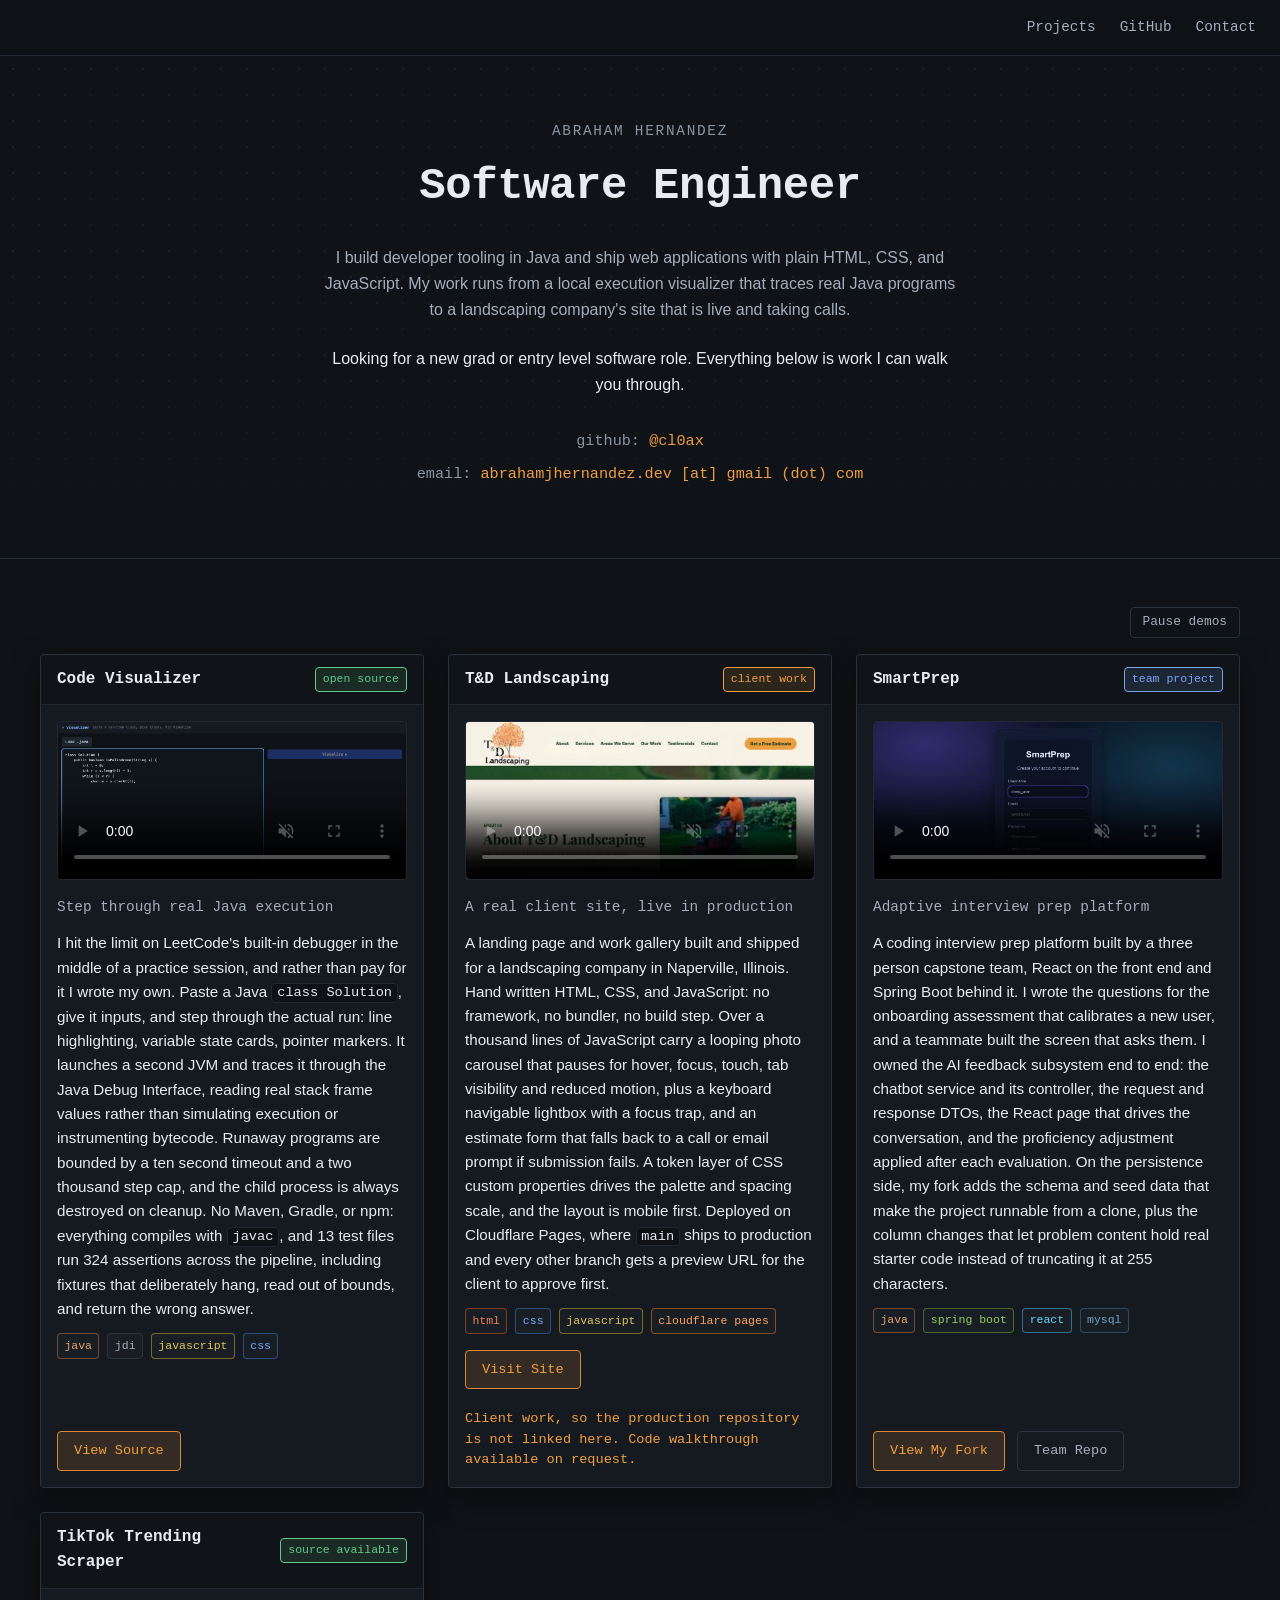
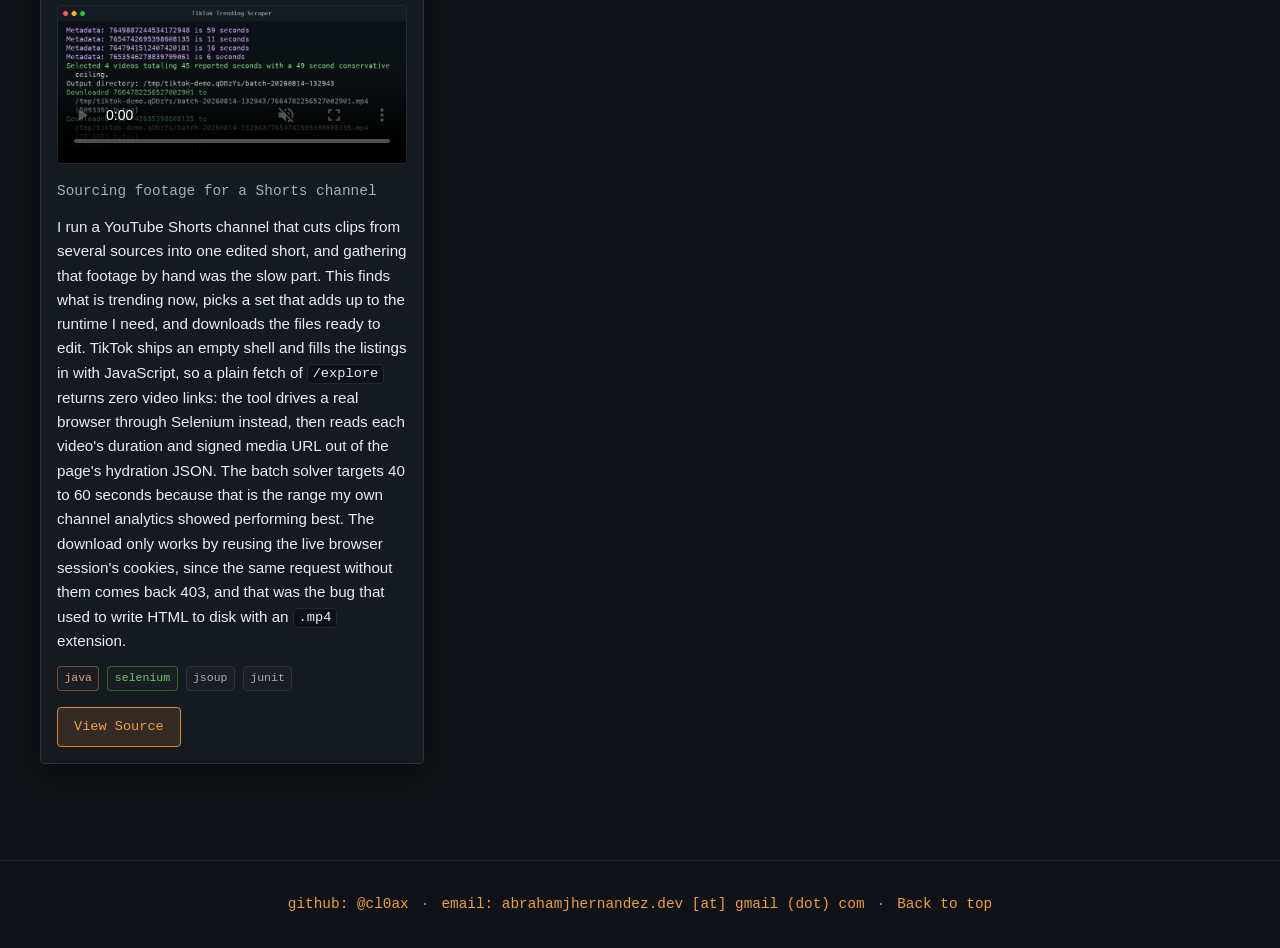
<file: index.html>
<!DOCTYPE html>
<html lang="en">
<head>
  <meta charset="utf-8">
  <meta name="viewport" content="width=device-width, initial-scale=1">
  <title>Abraham Hernandez // Software Engineer</title>
  <meta name="description" content="Software engineer. Java tooling, web applications, and a shipped client site. Portfolio of work with source you can read.">
  <link rel="stylesheet" href="css/tokens.css">
  <link rel="stylesheet" href="css/styles.css">
</head>
<body>
  <a class="skip" href="#projects">Skip to projects</a>

  <header class="site-header">
    <nav class="site-nav" aria-label="Primary">
      <a href="#projects">Projects</a>
      <a href="https://github.com/cl0ax">GitHub</a>
      <a href="#contact">Contact</a>
    </nav>
  </header>

  <main id="top">
    <!-- Hero. The canvas is decorative only, so it is aria-hidden and sits
         behind the text with pointer-events disabled. -->
    <header class="hero">
      <canvas class="hero__canvas" aria-hidden="true"></canvas>
      <div class="hero__content">
        <p class="hero__name">Abraham Hernandez</p>
        <h1 class="hero__tagline">Software Engineer</h1>
        <p class="hero__bio">
          I build developer tooling in Java and ship web applications with plain
          HTML, CSS, and JavaScript. My work runs from a local execution
          visualizer that traces real Java programs to a landscaping company's
          site that is live and taking calls.
        </p>
        <p class="hero__cta">
          Looking for a new grad or entry level software role. Everything below
          is work I can walk you through.
        </p>
        <p class="hero__links">
          <span class="hero__label">github:</span>
          <a href="https://github.com/cl0ax">@cl0ax</a>
        </p>
        <p class="hero__links">
          <span class="hero__label">email:</span>
          <!-- Written obfuscated so scrapers do not get a clean address. The
               button copies the real one to the clipboard. -->
          <button class="email-btn" type="button" data-copy-email aria-label="Copy email address to clipboard">
            abrahamjhernandez.dev [at] gmail (dot) com
          </button>
        </p>
      </div>
    </header>

    <!-- tabindex="-1" so the skip link actually moves keyboard focus here.
         Without it some browsers scroll but leave focus on the link, and the
         next Tab drops the visitor back into the header nav. -->
    <section class="section" id="projects" tabindex="-1" aria-label="Projects">
      <button class="demo-toggle" type="button" data-demo-toggle aria-pressed="false">Pause demos</button>
      <div class="grid" role="list">

        <article class="card" id="code-visualizer" role="listitem" aria-labelledby="code-visualizer-title">
          <div class="card__bar">
            <h2 class="card__title" id="code-visualizer-title">Code Visualizer</h2>
            <span class="badge" data-status="open-source">open source</span>
          </div>
          <div class="card__media">
            <!-- Silent looping clip, no controls: it reads as a moving
                 screenshot rather than something you have to press play on.
                 Same file is used in the repo README.
                 No autoplay attribute and preload="none" on purpose. main.js
                 starts each clip when it scrolls into view and pauses it when
                 it leaves, so a visitor never downloads or decodes four videos
                 at once. The poster is what shows until then, and it is also
                 the fallback if JavaScript never runs. -->
            <video src="img/code-visualizer.mp4"
                   poster="img/code-visualizer-poster.jpg"
                   preload="none" muted loop playsinline
                   aria-label="Screen recording of the visualizer stepping through isPalindrome, showing the two pointers converging"></video>
          </div>
          <div class="card__body">
            <p class="card__lede">Step through real Java execution</p>
            <p class="card__desc">
              I hit the limit on LeetCode's built-in debugger in the middle of a
              practice session, and rather than pay for it I wrote my own.
              Paste a Java
              <code>class Solution</code>, give it inputs, and step through the
              actual run: line highlighting, variable state cards, pointer
              markers. It launches a second JVM and traces it through the Java
              Debug Interface, reading real stack frame values rather than
              simulating execution or instrumenting bytecode. Runaway programs are
              bounded by a ten second timeout and a two thousand step cap, and
              the child process is always destroyed on cleanup. No Maven,
              Gradle, or npm: everything compiles with <code>javac</code>, and
              13 test files run 324 assertions across the pipeline, including
              fixtures that deliberately hang, read out of bounds, and return
              the wrong answer.
            </p>
            <ul class="tech" aria-label="Technologies">
              <li data-tech="java">java</li>
              <li data-tech="jdi">jdi</li>
              <li data-tech="javascript">javascript</li>
              <li data-tech="css">css</li>
            </ul>
            <div class="card__links">
              <a class="btn btn--primary" href="https://github.com/cl0ax/code-visualizer">View Source</a>
            </div>
          </div>
        </article>

        <article class="card" id="td-landscaping" role="listitem" aria-labelledby="td-landscaping-title">
          <div class="card__bar">
            <h2 class="card__title" id="td-landscaping-title">T&amp;D Landscaping</h2>
            <span class="badge" data-status="client">client work</span>
          </div>
          <div class="card__media">
            <video src="img/td-landscaping.mp4"
                   poster="img/td-landscaping-poster.jpg"
                   preload="none" muted loop playsinline
                   aria-label="Slow scroll through the live T&amp;D Landscaping site, from the hero down through services, work gallery and contact"></video>
          </div>
          <div class="card__body">
            <p class="card__lede">A real client site, live in production</p>
            <p class="card__desc">
              A landing page and work gallery built and shipped for a landscaping
              company in Naperville, Illinois. Hand written HTML, CSS, and
              JavaScript: no framework, no bundler, no build step. Over a
              thousand lines of JavaScript carry a looping photo carousel that pauses
              for hover, focus, touch, tab visibility and reduced motion, plus a
              keyboard navigable lightbox with a focus trap, and an estimate form
              that falls back to a call or email prompt if submission fails. A
              token layer of CSS custom properties drives the palette and spacing
              scale, and the layout is mobile first. Deployed on Cloudflare
              Pages, where <code>main</code> ships to production and every other
              branch gets a preview URL for the client to approve first.
            </p>
            <ul class="tech" aria-label="Technologies">
              <li data-tech="html">html</li>
              <li data-tech="css">css</li>
              <li data-tech="javascript">javascript</li>
              <li data-tech="cloudflare">cloudflare pages</li>
            </ul>
            <div class="card__links">
              <a class="btn btn--primary" href="https://tdlandscapings.com">Visit Site</a>
            </div>
            <p class="card__note">
              Client work, so the production repository is not linked here. Code
              walkthrough available on request.
            </p>
          </div>
        </article>

        <article class="card" id="smartprep" role="listitem" aria-labelledby="smartprep-title">
          <div class="card__bar">
            <h2 class="card__title" id="smartprep-title">SmartPrep</h2>
            <span class="badge" data-status="team">team project</span>
          </div>
          <div class="card__media">
            <video src="img/smartprep.mp4"
                   poster="img/smartprep-poster.jpg"
                   preload="none" muted loop playsinline
                   aria-label="Screen recording of SmartPrep: signing up, the proficiency assessment, the dashboard, running a solution against a test case, and the AI interview practice screen"></video>
          </div>
          <div class="card__body">
            <p class="card__lede">Adaptive interview prep platform</p>
            <p class="card__desc">
              A coding interview prep platform built by a three person capstone
              team, React on the front end and Spring Boot behind it. I wrote the
              questions for the onboarding assessment that calibrates a new user,
              and a teammate built the screen that asks them. I owned the AI
              feedback subsystem end to end: the chatbot service and its
              controller, the request and response DTOs, the React page that
              drives the conversation, and the proficiency adjustment applied
              after each evaluation. On the persistence side, my fork adds the
              schema and seed data that make the project runnable from a clone,
              plus the column changes that let problem content hold real starter
              code instead of truncating it at 255 characters.
            </p>
            <ul class="tech" aria-label="Technologies">
              <li data-tech="java">java</li>
              <li data-tech="spring">spring boot</li>
              <li data-tech="react">react</li>
              <li data-tech="mysql">mysql</li>
            </ul>
            <div class="card__links">
              <a class="btn btn--primary" href="https://github.com/cl0ax/SmartPrep">View My Fork</a>
              <a class="btn btn--ghost" href="https://github.com/josephbarron-dev/SmartPrep">Team Repo</a>
            </div>
          </div>
        </article>

        <article class="card" id="tiktok-scraper" role="listitem" aria-labelledby="tiktok-scraper-title">
          <div class="card__bar">
            <h2 class="card__title" id="tiktok-scraper-title">TikTok Trending Scraper</h2>
            <span class="badge" data-status="open-source">source available</span>
          </div>
          <div class="card__media">
            <video src="img/tiktok-scraper.mp4"
                   poster="img/tiktok-scraper-poster.jpg"
                   preload="none" muted loop playsinline
                   aria-label="Terminal recording of a real run: the scraper discovering trending links, reading durations, selecting a batch, downloading four files, and ffprobe confirming they are H.264 video"></video>
          </div>
          <div class="card__body">
            <p class="card__lede">Sourcing footage for a Shorts channel</p>
            <p class="card__desc">
              I run a YouTube Shorts channel that cuts clips from several sources
              into one edited short, and gathering that footage by hand was the
              slow part. This finds what is trending now, picks a set that adds
              up to the runtime I need, and downloads the files ready to edit.
              TikTok ships an empty shell and fills the listings in with
              JavaScript, so a plain fetch of <code>/explore</code> returns zero
              video links: the tool drives a real browser through Selenium
              instead, then reads each video's duration and signed media URL out
              of the page's hydration JSON. The batch solver targets 40 to 60
              seconds because that is the range my own channel analytics showed
              performing best. The download only works by reusing the live
              browser session's cookies, since the same request without them
              comes back 403, and that was the bug that used to write HTML to
              disk with an <code>.mp4</code> extension.
            </p>
            <ul class="tech" aria-label="Technologies">
              <li data-tech="java">java</li>
              <li data-tech="selenium">selenium</li>
              <li data-tech="jsoup">jsoup</li>
              <li data-tech="junit">junit</li>
            </ul>
            <div class="card__links">
              <a class="btn btn--primary" href="https://github.com/cl0ax/TikTok-Trending-Scraper">View Source</a>
            </div>
          </div>
        </article>

      </div>
    </section>
  </main>

  <footer class="site-footer" id="contact">
    <p class="site-footer__inner">
      <a href="https://github.com/cl0ax">github: @cl0ax</a>
      <span class="sep" aria-hidden="true">·</span>
      <button class="email-btn" type="button" data-copy-email aria-label="Copy email address to clipboard">
        email: abrahamjhernandez.dev [at] gmail (dot) com
      </button>
      <span class="sep" aria-hidden="true">·</span>
      <button class="link-btn" type="button" data-back-to-top>Back to top</button>
    </p>
  </footer>

  <!-- role="status" so a screen reader announces the copy instead of the
       confirmation being visual only. -->
  <div class="toast" data-toast role="status" aria-live="polite" hidden>Copied to clipboard</div>

  <script src="js/main.js"></script>
</body>
</html>
</file>
<file: css/tokens.css>
/* Design tokens. Every color, space, and font choice on the site resolves to
   one of these. Change a value here and it changes everywhere. */

:root {
  /* Surfaces, darkest to lightest */
  --color-bg: #0f1216;
  --color-surface: #151a20;
  --color-surface-raised: #1b212a;
  --color-border: #2a323d;
  --color-border-soft: #212832;

  /* Text */
  --color-ink: #e8ecf2;
  --color-ink-muted: #a4aebc;
  /* Lightened from #6f7987, which measured 4.26:1 on the page background and
     failed the WCAG AA minimum of 4.5:1 for normal sized text. */
  --color-ink-faint: #8b95a3;

  /* Accent. Carried over from the T&D palette so both sites read as mine. */
  --color-accent: #f09e3e;
  --color-accent-600: #d98732;
  --color-accent-dim: rgb(240 158 62 / 0.14);

  /* Status colors for the project badges */
  --color-open: #63c98a;
  --color-open-dim: rgb(99 201 138 / 0.12);
  --color-client: #f09e3e;
  --color-client-dim: rgb(240 158 62 / 0.12);
  --color-team: #7aa2f7;
  --color-team-dim: rgb(122 162 247 / 0.12);
  --color-closed: #c9a86a;
  --color-closed-dim: rgb(201 168 106 / 0.12);
  --color-course: #a48ad4;
  --color-course-dim: rgb(164 138 212 / 0.12);

  --font-mono: ui-monospace, SFMono-Regular, "SF Mono", Menlo, Consolas,
    "Liberation Mono", monospace;
  --font-body: -apple-system, BlinkMacSystemFont, "Segoe UI", Roboto,
    "Helvetica Neue", Arial, sans-serif;

  --space-1: 0.25rem;
  --space-2: 0.5rem;
  --space-3: 0.75rem;
  --space-4: 1rem;
  --space-5: 1.5rem;
  --space-6: 2rem;
  --space-7: 3rem;
  --space-8: 4rem;
  --space-9: 6rem;

  --radius-sm: 0.25rem;
  --radius-pill: 999px;

  /* Shape of the demo clip box on a card. The clips are all about 1.6:1, so
     anything wider than that crops them. This is a ratio rather than a fixed
     height so the box scales with the card instead of cropping harder every
     time the viewport grows. Tune here, it applies at every breakpoint. */
  --card-media-aspect-ratio: 2.2;

  --shadow-card: 0 10px 30px rgb(0 0 0 / 0.35);
  --shadow-card-hover: 0 14px 38px rgb(0 0 0 / 0.5);

  --container: 78rem;
  --header-height: 3.5rem;
}
</file>
<file: css/styles.css>
/* Portfolio styles. Mobile first: the base rules are the phone layout and the
   media queries add columns as the viewport grows. */

*,
*::before,
*::after {
  box-sizing: border-box;
}

body {
  margin: 0;
  background: var(--color-bg);
  color: var(--color-ink);
  font-family: var(--font-body);
  line-height: 1.6;
  -webkit-font-smoothing: antialiased;
}

a {
  color: var(--color-accent);
  text-decoration: none;
}

a:hover {
  text-decoration: underline;
}

:focus-visible {
  outline: 2px solid var(--color-accent);
  outline-offset: 2px;
}

code {
  font-family: var(--font-mono);
  font-size: 0.9em;
  background: rgb(0 0 0 / 0.35);
  border: 1px solid var(--color-border-soft);
  border-radius: var(--radius-sm);
  padding: 0.1em 0.35em;
}

/* Keyboard users get a skip link that jumps straight to the projects, since
   that is what the page is actually for. */
.skip {
  position: absolute;
  left: var(--space-4);
  top: -4rem;
  z-index: 100;
  background: var(--color-surface-raised);
  border: 1px solid var(--color-accent);
  border-radius: var(--radius-sm);
  padding: var(--space-2) var(--space-4);
  font-family: var(--font-mono);
  transition: top 0.15s ease;
}

.skip:focus {
  top: var(--space-4);
}

/* Header */

.site-header {
  position: sticky;
  top: 0;
  z-index: 20;
  height: var(--header-height);
  display: flex;
  align-items: center;
  justify-content: flex-end;
  padding: 0 var(--space-5);
  background: rgb(15 18 22 / 0.85);
  backdrop-filter: blur(8px);
  border-bottom: 1px solid var(--color-border-soft);
}

.site-nav {
  display: flex;
  gap: var(--space-5);
  font-family: var(--font-mono);
  font-size: 0.9rem;
}

.site-nav a {
  color: var(--color-ink-muted);
}

.site-nav a:hover {
  color: var(--color-ink);
  text-decoration: none;
}

/* Hero */

.hero {
  position: relative;
  isolation: isolate;
  overflow: hidden;
  border-bottom: 1px solid var(--color-border-soft);
  padding: var(--space-8) var(--space-5);
}

.hero__canvas {
  position: absolute;
  inset: 0;
  z-index: -1;
  width: 100%;
  height: 100%;
  pointer-events: none;
}

.hero__content {
  max-width: 46rem;
  margin: 0 auto;
  text-align: center;
}

.hero__name {
  margin: 0;
  font-family: var(--font-mono);
  font-size: 0.9rem;
  letter-spacing: 0.12em;
  text-transform: uppercase;
  color: var(--color-ink-faint);
}

.hero__tagline {
  margin: var(--space-2) 0 var(--space-5);
  font-family: var(--font-mono);
  font-size: clamp(1.75rem, 6vw, 2.75rem);
  font-weight: 700;
  letter-spacing: -0.01em;
}

.hero__bio {
  margin: 0 auto var(--space-5);
  color: var(--color-ink-muted);
  max-width: 40rem;
}

.hero__cta {
  margin: 0 auto var(--space-6);
  max-width: 40rem;
}

.hero__links {
  margin: 0 0 var(--space-2);
  font-family: var(--font-mono);
  font-size: 0.95rem;
}

.hero__label {
  color: var(--color-ink-faint);
}

/* Buttons that behave like links. The email is a button, not a mailto, so the
   address can stay obfuscated in the markup while the click copies the real
   one. */

.email-btn,
.link-btn {
  font: inherit;
  font-family: var(--font-mono);
  color: var(--color-accent);
  background: none;
  border: 0;
  padding: 0;
  cursor: pointer;
}

.email-btn:hover,
.link-btn:hover {
  text-decoration: underline;
}

/* Projects */

.section {
  max-width: var(--container);
  margin: 0 auto;
  padding: var(--space-7) var(--space-5) var(--space-9);
  /* Clears the sticky header when the skip link or a #projects anchor jumps
     here, so the first card is not tucked underneath it. */
  scroll-margin-top: var(--header-height);
}

.section:focus {
  outline: none;
}

/* This controls ambient motion rather than navigating anywhere, so it stays
   quieter than the project actions while remaining visibly interactive. */
.demo-toggle {
  display: block;
  margin: 0 0 var(--space-4) auto;
  padding: var(--space-1) var(--space-3);
  color: var(--color-ink-muted);
  background: transparent;
  border: 1px solid var(--color-border);
  border-radius: var(--radius-sm);
  font: inherit;
  font-family: var(--font-mono);
  font-size: 0.8rem;
  cursor: pointer;
}

.demo-toggle:hover,
.demo-toggle[aria-pressed="true"] {
  color: var(--color-ink);
  background: var(--color-surface-raised);
}

.grid {
  display: grid;
  grid-template-columns: 1fr;
  gap: var(--space-4);
}

@media (min-width: 46rem) {
  .grid {
    grid-template-columns: repeat(2, minmax(0, 1fr));
    gap: var(--space-5);
  }
}

@media (min-width: 70rem) {
  .grid {
    grid-template-columns: repeat(3, minmax(0, 1fr));
  }
}

/* Card. Three rows: title bar, media, body. The body takes the remaining
   height so cards in the same row line up. */
.card {
  display: grid;
  grid-template-rows: auto auto 1fr;
  background: var(--color-surface);
  border: 1px solid var(--color-border);
  border-radius: var(--radius-sm);
  box-shadow: var(--shadow-card);
  overflow: hidden;
  transition: border-color 0.16s ease, box-shadow 0.16s ease;
}

.card:hover,
.card:focus-within,
.card.is-in-view {
  border-color: var(--color-accent-600);
  box-shadow: var(--shadow-card-hover);
}

.card__bar {
  display: flex;
  align-items: center;
  justify-content: space-between;
  gap: var(--space-3);
  padding: var(--space-3) var(--space-4);
  background: rgb(0 0 0 / 0.25);
  border-bottom: 1px solid var(--color-border-soft);
}

.card__title {
  margin: 0;
  font-family: var(--font-mono);
  font-size: 1rem;
  font-weight: 700;
}

.card__media {
  padding: var(--space-4) var(--space-4) 0;
}

/* An honest empty state. Better than a stock photo standing in for a
   screenshot that does not exist yet. */
.media-placeholder {
  display: grid;
  place-items: center;
  height: 9rem;
  border: 1px dashed var(--color-border);
  border-radius: var(--radius-sm);
  background: rgb(255 255 255 / 0.02);
  color: var(--color-ink-faint);
  font-family: var(--font-mono);
  font-size: 0.85rem;
}

.card__media img,
.card__media video {
  display: block;
  width: 100%;
  aspect-ratio: var(--card-media-aspect-ratio) / 1;
  object-fit: cover;
  /* Anchor to the top so a full page screenshot keeps its header and headline
     in frame instead of being cropped around the middle. */
  object-position: top center;
  border: 1px solid var(--color-border-soft);
  border-radius: var(--radius-sm);
}

.card__body {
  display: flex;
  flex-direction: column;
  padding: var(--space-4);
  gap: var(--space-3);
}

.card__lede {
  margin: 0;
  font-family: var(--font-mono);
  font-size: 0.9rem;
  color: var(--color-ink-muted);
}

.card__desc {
  margin: 0;
  font-size: 0.95rem;
  color: var(--color-ink);
}

/* Tech badges. Attached to the project that used the technology, never
   floating on their own as a skills cloud. */
.tech {
  display: flex;
  flex-wrap: wrap;
  gap: var(--space-2);
  margin: 0;
  padding: 0;
  list-style: none;
}

.tech li {
  font-family: var(--font-mono);
  font-size: 0.72rem;
  color: var(--color-ink-muted);
  border: 1px solid var(--color-border);
  border-radius: var(--radius-sm);
  padding: 0.15rem 0.4rem;
  background: rgb(255 255 255 / 0.02);
}

.tech li[data-tech="java"] { border-color: #cc7a3f80; color: #e0a06a; }
.tech li[data-tech="javascript"] { border-color: #d6b73780; color: #ddc55f; }
.tech li[data-tech="html"] { border-color: #e0602680; color: #ec8354; }
.tech li[data-tech="css"] { border-color: #3f7fd680; color: #6ea8fe; }
.tech li[data-tech="react"] { border-color: #4fc3f780; color: #61dafb; }
.tech li[data-tech="spring"] { border-color: #6db33f80; color: #8fce63; }
.tech li[data-tech="mysql"] { border-color: #4479a180; color: #6ba3c9; }
.tech li[data-tech="selenium"] { border-color: #43b02a80; color: #6fcc57; }
.tech li[data-tech="cloudflare"] { border-color: #f3811f80; color: #f8a45c; }

/* Links */

.card__links {
  display: flex;
  flex-wrap: wrap;
  gap: var(--space-3);
  margin-top: auto;
  padding-top: var(--space-1);
}

/* When a card has both buttons and a note, the note sits under the buttons and
   should not also claim the auto margin, or the two fight for the gap. */
.card__links + .card__note {
  margin-top: var(--space-1);
}

.btn {
  font-family: var(--font-mono);
  font-size: 0.85rem;
  border: 1px solid var(--color-border);
  border-radius: var(--radius-sm);
  padding: var(--space-2) var(--space-4);
  transition: background 0.15s ease, border-color 0.15s ease;
}

.btn:hover {
  text-decoration: none;
}

.btn--primary {
  color: var(--color-accent);
  border-color: var(--color-accent-600);
  background: var(--color-accent-dim);
}

.btn--primary:hover {
  background: rgb(240 158 62 / 0.22);
}

.btn--ghost {
  color: var(--color-ink-muted);
}

.btn--ghost:hover {
  color: var(--color-ink);
  background: rgb(255 255 255 / 0.04);
}

/* Status badges */

.badge {
  font-family: var(--font-mono);
  font-size: 0.72rem;
  white-space: nowrap;
  border: 1px solid var(--color-border);
  border-radius: var(--radius-sm);
  padding: 0.15rem 0.45rem;
  color: var(--color-ink-muted);
}

.badge[data-status="open-source"] {
  color: var(--color-open);
  border-color: var(--color-open);
  background: var(--color-open-dim);
}

.badge[data-status="client"] {
  color: var(--color-client);
  border-color: var(--color-client);
  background: var(--color-client-dim);
}

.badge[data-status="team"] {
  color: var(--color-team);
  border-color: var(--color-team);
  background: var(--color-team-dim);
}

.badge[data-status="closed-source"] {
  color: var(--color-closed);
  border-color: var(--color-closed);
  background: var(--color-closed-dim);
}

/* Stands in for the action buttons when there is nothing honest to link to
   yet, so a card never ships a dead link. */
.card__note {
  margin: auto 0 0;
  padding-top: var(--space-1);
  font-family: var(--font-mono);
  font-size: 0.85rem;
  line-height: 1.5;
  color: var(--color-accent);
}

/* Footer */

.site-footer {
  border-top: 1px solid var(--color-border-soft);
  padding: var(--space-6) var(--space-5);
}

.site-footer__inner {
  display: flex;
  flex-wrap: wrap;
  align-items: center;
  justify-content: center;
  gap: var(--space-3);
  margin: 0;
  font-family: var(--font-mono);
  font-size: 0.9rem;
  color: var(--color-ink-muted);
}

.sep {
  color: var(--color-ink-faint);
}

/* Toast */

.toast {
  position: fixed;
  left: 50%;
  bottom: var(--space-6);
  transform: translateX(-50%);
  z-index: 50;
  background: var(--color-surface-raised);
  border: 1px solid var(--color-border);
  border-radius: var(--radius-sm);
  box-shadow: var(--shadow-card);
  padding: var(--space-3) var(--space-5);
  font-family: var(--font-mono);
  font-size: 0.9rem;
}

.toast[hidden] {
  display: none;
}

/* Anyone who has asked their OS to reduce motion gets a still page. */
@media (prefers-reduced-motion: reduce) {
  * {
    animation: none !important;
    transition: none !important;
    scroll-behavior: auto !important;
  }
}
</file>
